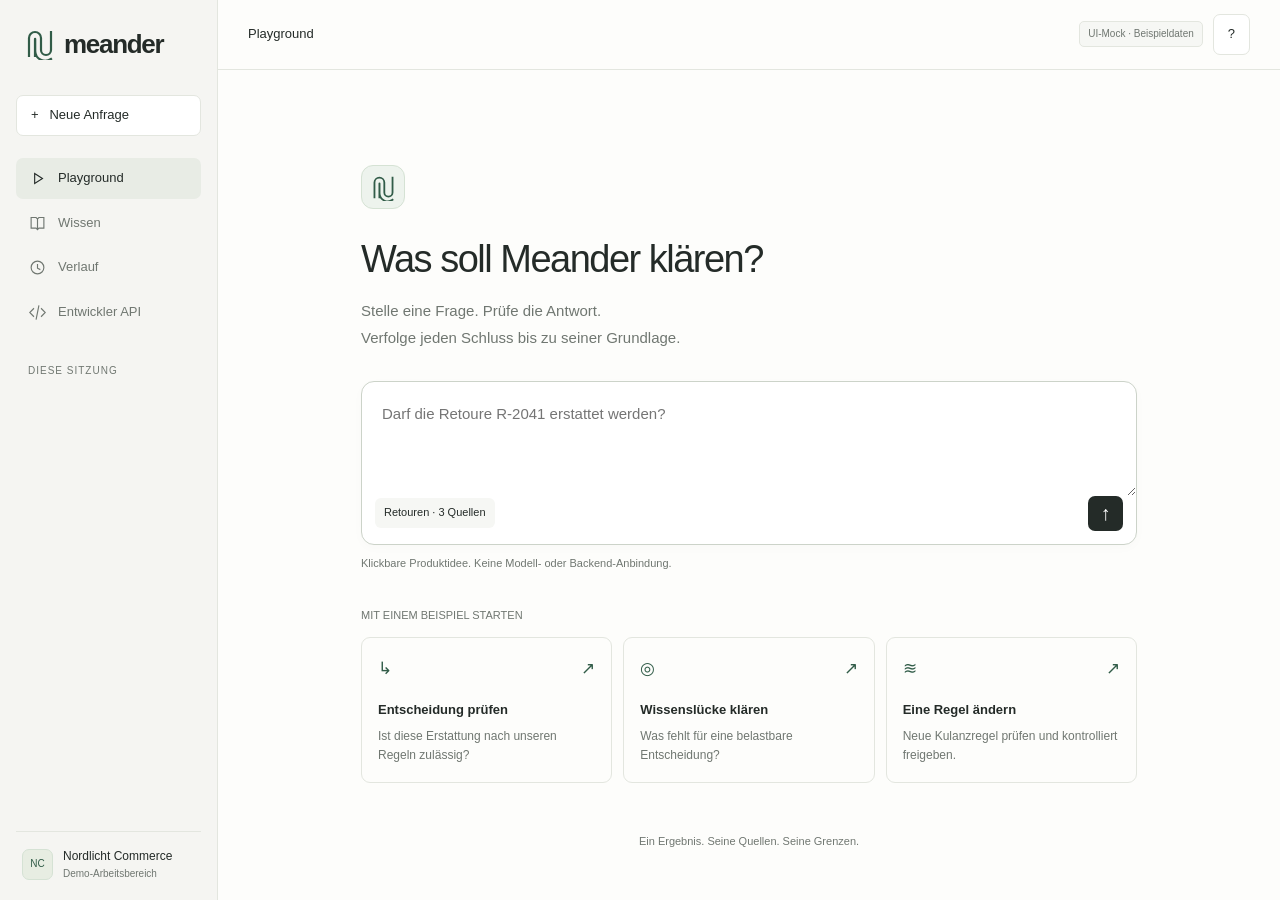
<file: static/previews/meander/index.html>
<!doctype html>
<html lang="de">
<head>
<meta charset="utf-8"><meta name="viewport" content="width=device-width,initial-scale=1"><meta name="robots" content="noindex,nofollow"><meta name="color-scheme" content="light"><title>Meander · Reasoning Playground</title>
<style>
:root{--paper:#fdfdfb;--side:#f5f5f2;--soft:#f6f7f4;--ink:#242b28;--muted:#707771;--line:#e3e6df;--green:#315c48;--tint:#edf3ed;--border:#d5e2d4}*{box-sizing:border-box}body{margin:0;background:var(--paper);color:var(--ink);font:14px/1.6 -apple-system,BlinkMacSystemFont,"Segoe UI",sans-serif;-webkit-font-smoothing:antialiased}button,input,textarea,select{font:inherit;color:inherit}button{cursor:pointer;border:0;background:none}button:disabled{opacity:.4;cursor:not-allowed}button:focus-visible,a:focus-visible,input:focus-visible,textarea:focus-visible{outline:2px solid var(--green);outline-offset:3px}h1,h2,h3,p{margin:0}h1{font-size:38px;line-height:1.2;font-weight:500;letter-spacing:-1.5px}h2{font-size:27px;line-height:1.3;font-weight:500;letter-spacing:-.7px}h3{font-size:15px;font-weight:600}a{color:inherit}svg{display:block}.mark{width:28px;height:32px;fill:none;stroke:var(--green);stroke-width:2.2;stroke-linecap:square}.muted{color:var(--muted)}.small{font-size:12px}.eyebrow{font-size:11px;letter-spacing:1px;text-transform:uppercase;color:var(--muted);margin-bottom:12px}.row{display:flex;align-items:center;gap:10px}.spread{display:flex;align-items:center;justify-content:space-between;gap:12px}.btn{display:inline-flex;align-items:center;justify-content:center;padding:9px 14px;border:1px solid var(--line);border-radius:7px;background:white;font-size:13px;gap:8px;text-decoration:none}.btn:hover{background:var(--soft);border-color:#b8c5b6}.primary{background:var(--ink);color:white;border-color:var(--ink)}.primary:hover{background:#405046}.badge{display:inline-flex;align-items:center;padding:4px 8px;border:1px solid var(--line);border-radius:5px;font-size:11px;background:var(--soft);color:var(--muted)}.green{color:var(--green);background:var(--tint);border-color:var(--border)}.sidebar{position:fixed;inset:0 auto 0 0;width:218px;padding:28px 16px 18px;background:var(--side);border-right:1px solid var(--line);display:flex;flex-direction:column;z-index:20}.brand{display:flex;align-items:center;gap:10px;padding:0 10px;margin-bottom:35px}.wordmark{font-size:26px;line-height:1;font-weight:600;letter-spacing:-1.3px}.new{width:100%;justify-content:flex-start;margin-bottom:22px}.navigation{display:grid;gap:4px}.nav{width:100%;display:flex;align-items:center;gap:12px;text-align:left;padding:10px 13px;color:var(--muted);border-radius:7px;font-size:13px;text-decoration:none}.nav:hover,.nav.active{background:#e8ece5;color:var(--ink)}.nav svg{width:17px;height:17px;stroke:currentColor;fill:none;stroke-width:1.6}.side-label{font-size:10px;letter-spacing:1px;color:var(--muted);margin:30px 12px 9px}.recent{display:block;max-width:100%;overflow:hidden;text-overflow:ellipsis;white-space:nowrap;text-align:left;font-size:12px;padding:8px 12px;color:var(--muted)}.workspace{margin-top:auto;border-top:1px solid var(--line);padding:15px 6px 0;display:flex;align-items:center;gap:10px}.avatar{display:grid;place-items:center;width:31px;height:31px;background:#e7ede2;border:1px solid var(--border);border-radius:7px;color:var(--green);font-size:10px}.shell{margin-left:218px}.topbar{height:70px;padding:0 30px;border-bottom:1px solid var(--line);display:flex;align-items:center;justify-content:space-between;gap:10px;background:var(--paper);position:sticky;top:0;z-index:10}.crumb{font-size:13px}.topbar .badge{font-size:10px}.home{max-width:856px;margin:auto;padding:95px 40px 40px}.hero-mark{width:44px;height:44px;display:grid;place-items:center;background:var(--tint);border:1px solid var(--border);border-radius:12px;margin-bottom:28px}.hero-mark .mark{width:23px;height:27px}.intro{font-size:15px;color:var(--muted);margin-top:14px;line-height:1.8}.composer{margin-top:30px;background:white;border:1px solid #ccd3c9;border-radius:13px;overflow:hidden;box-shadow:0 3px 12px #26372605}.composer:focus-within{border-color:#91a78f}.composer textarea{width:100%;min-height:114px;display:block;border:0;outline:0;resize:vertical;padding:19px 20px;font-size:15px;background:transparent;line-height:1.7}.composer-bottom{padding:0 13px 13px;display:flex;align-items:center;justify-content:space-between;gap:9px}.chip{font-size:11px;padding:6px 9px;background:var(--soft);border-radius:6px;max-width:85%;text-align:left}.send{width:35px;height:35px;border-radius:7px;background:var(--ink);color:white;font-size:20px;flex-shrink:0}.hint{font-size:11px;color:var(--muted);margin-top:10px}.examples-label{font-size:11px;color:var(--muted);margin:35px 0 12px}.examples{display:grid;grid-template-columns:repeat(3,1fr);gap:11px}.example{border:1px solid var(--line);border-radius:9px;padding:17px 16px;text-align:left;min-height:143px;text-decoration:none;display:block}.example:hover{background:white;border-color:#b7c5b3}.example .symbol{color:var(--green);display:flex;justify-content:space-between;margin-bottom:18px;font-size:17px}.example h3{font-size:13px;margin-bottom:6px}.example p{font-size:12px;color:var(--muted)}.foot{font-size:11px;color:var(--muted);text-align:center;margin-top:50px}.page{max-width:1080px;margin:auto;padding:40px}.page-header{margin-bottom:28px}.page-header p{margin-top:10px;color:var(--muted);font-size:13px}.question{font-size:22px;line-height:1.5;letter-spacing:-.4px;margin:10px 0 20px}.context-line{display:flex;gap:7px;flex-wrap:wrap;margin-bottom:28px}.answer{border-top:1px solid var(--line);padding-top:25px}.author{font-size:12px;font-weight:600;margin-bottom:26px}.author .mark{width:19px;height:22px}.status{font-size:12px;color:var(--green);margin-bottom:9px}.answer p.body{font-size:14px;color:#515d54;line-height:1.9;margin-top:16px;max-width:700px}.card{border:1px solid var(--line);border-radius:10px;margin-top:23px;overflow:hidden;background:white}.card-content{padding:22px}.card-foot{border-top:1px solid var(--line);padding:11px 20px;background:var(--soft);font-size:11px;color:var(--muted)}.amount{font-size:28px;letter-spacing:-1px}.actions{display:flex;flex-wrap:wrap;gap:9px;margin-top:22px}.sources{display:flex;flex-wrap:wrap;gap:8px;margin-top:22px}.source{border:1px solid var(--line);border-radius:6px;padding:6px 9px;font-size:11px;text-align:left;background:white}.notice{padding:14px 16px;background:var(--tint);border-left:2px solid var(--green);font-size:12px;line-height:1.8;margin:20px 0}.list{border-top:1px solid var(--line)}.item{display:flex;align-items:center;justify-content:space-between;gap:20px;padding:18px 0;border-bottom:1px solid var(--line);width:100%;text-align:left}.item-title{font-size:14px;font-weight:500}.item-sub{font-size:12px;color:var(--muted);margin-top:4px}.tabs{display:flex;gap:22px;border-bottom:1px solid var(--line);margin:25px 0}.tab{font-size:13px;padding:10px 0;color:var(--muted)}.tab.selected{color:var(--green);border-bottom:2px solid var(--green)}.proof-node{padding:17px 0;border-bottom:1px solid var(--line)}.proof-node .node-status{font-size:11px;color:var(--green)}.proof-node p{font-size:12px;color:var(--muted);margin:7px 0}.link{color:var(--green);text-decoration:underline;text-underline-offset:3px;font-size:12px;padding:0}.code{background:#202822;color:#e6eee5;border-radius:10px;padding:23px;white-space:pre-wrap;overflow-wrap:anywhere;font:12px/1.9 ui-monospace,SFMono-Regular,Consolas,monospace;margin:20px 0}.empty{padding:40px 0;color:var(--muted)}.field{display:block;font-size:12px;margin:20px 0 8px}input[type=text],select{width:100%;border:1px solid #ccd3c9;border-radius:7px;background:white;padding:10px 12px}input[type=checkbox]{accent-color:var(--green)}dialog{width:530px;max-width:calc(100% - 28px);max-height:90vh;padding:0;border:1px solid var(--line);border-radius:13px;background:var(--paper);color:var(--ink);box-shadow:0 20px 70px #18231f33}dialog::backdrop{background:#18231f55}.dialog-head{padding:19px 23px;border-bottom:1px solid var(--line)}.dialog-head h2{font-size:19px}.dialog-body{padding:23px;overflow:auto;max-height:65vh}.dialog-body p{font-size:13px;line-height:1.8;margin-bottom:14px}.dialog-body h3{margin:21px 0 9px}.dialog-body pre{white-space:pre-wrap;overflow-wrap:anywhere;font:12px/1.8 ui-monospace,monospace}.dialog-foot{padding:15px 23px;border-top:1px solid var(--line);display:flex;justify-content:flex-end;gap:9px}.check{display:flex;align-items:flex-start;gap:10px;padding:12px 0;font-size:13px}.check input{margin-top:5px}#toast{position:fixed;bottom:22px;left:50%;transform:translateX(-50%);padding:12px 18px;background:var(--ink);color:white;border-radius:8px;z-index:100;font-size:12px;max-width:90vw}#toast[hidden]{display:none}[hidden]{display:none!important}noscript{display:block;padding:12px;background:var(--tint);text-align:center;font-size:12px}
@media(min-width:1550px){.home{padding-top:130px}}@media(max-width:850px){.sidebar{width:180px;padding-left:10px;padding-right:10px}.shell{margin-left:180px}.home{padding:65px 25px 30px}.page{padding:32px 25px}}@media(max-width:650px){.sidebar{position:static;width:auto;height:auto;padding:16px 17px 0;border-right:0;border-bottom:1px solid var(--line)}.brand{padding:0;margin:0 0 16px}.wordmark{font-size:23px}.new,.side-label,#recent,.workspace{display:none}.navigation{display:flex;gap:3px;overflow:auto}.nav{padding:10px 11px;font-size:12px;border-radius:6px 6px 0 0;white-space:nowrap;width:auto}.nav svg{display:none}.shell{margin-left:0}.topbar{height:52px;padding:0 20px;position:static}.home{padding:34px 22px 28px}.home h1{font-size:30px;letter-spacing:-1.2px}.hero-mark{margin-bottom:21px}.intro{font-size:13px}.composer{margin-top:25px}.composer textarea{font-size:14px;min-height:115px;padding:15px}.examples{grid-template-columns:1fr;gap:9px}.example{position:relative;min-height:91px;padding:16px 14px 16px 52px}.example .symbol{position:absolute;left:17px;top:18px}.example .symbol span:last-child{display:none}.examples-label{margin-top:25px}.foot{margin-top:30px}.page{padding:28px 22px}.question{font-size:20px}h2{font-size:25px}.item{gap:10px}.item .badge{font-size:10px}.actions .btn{font-size:12px}.topbar .badge{font-size:9px}.code{padding:17px;font-size:11px}.dialog-body{padding:20px}.page-header.spread{align-items:flex-start;flex-wrap:wrap}}
</style>
</head>
<body>
<svg width="0" height="0" style="position:absolute" aria-hidden="true"><defs><symbol id="meander-mark" viewBox="0 0 28 32"><path d="M3 28V10a6 6 0 0 1 12 0v12a5 5 0 0 0 10 0V4M9 28V11a.1.1 0 0 1 .2 0v12a10 10 0 0 0 15.8 8"/></symbol></defs></svg>
<aside class="sidebar"><div class="brand"><svg class="mark"><use href="#meander-mark"/></svg><span class="wordmark">meander</span></div><a class="btn new" href="#playground">+ &nbsp; Neue Anfrage</a><nav class="navigation" aria-label="Hauptnavigation"><a class="nav active" href="#playground" data-nav="playground"><svg viewBox="0 0 24 24"><path d="m8 5 11 7-11 7z"/></svg>Playground</a><a class="nav" href="#knowledge" data-nav="knowledge"><svg viewBox="0 0 24 24"><path d="M3 5h7l2 2 2-2h7v15h-7l-2 2-2-2H3zM12 7v15"/></svg>Wissen</a><a class="nav" href="#history" data-nav="history"><svg viewBox="0 0 24 24"><circle cx="12" cy="12" r="9"/><path d="M12 7v6l4 2"/></svg>Verlauf</a><a class="nav" href="#api" data-nav="api"><svg viewBox="0 0 24 24"><path d="m7 6-6 6 6 6m10-12 6 6-6 6m-3-16-4 20"/></svg>Entwickler API</a></nav><div class="side-label">DIESE SITZUNG</div><div id="recent"></div><div class="workspace"><div class="avatar">NC</div><div><div class="small">Nordlicht Commerce</div><div class="muted" style="font-size:10px">Demo-Arbeitsbereich</div></div></div></aside>
<div class="shell"><header class="topbar"><div class="crumb" id="crumb">Playground</div><div class="row"><span class="badge">UI-Mock · Beispieldaten</span><button class="btn" id="help" aria-label="Hinweise zur Demo">?</button></div></header>
<main id="main">
<section class="home"><div class="hero-mark"><svg class="mark"><use href="#meander-mark"/></svg></div><h1>Was soll Meander klären?</h1><p class="intro">Stelle eine Frage. Prüfe die Antwort.<br>Verfolge jeden Schluss bis zu seiner Grundlage.</p><form class="composer" id="prompt-form"><textarea id="prompt" aria-label="Deine Anfrage" placeholder="Darf die Retoure R-2041 erstattet werden?"></textarea><div class="composer-bottom"><button type="button" class="chip" data-action="context">Retouren &nbsp; · &nbsp; 3 Quellen</button><button class="send" aria-label="Anfrage senden">↑</button></div></form><div class="hint">Klickbare Produktidee. Keine Modell- oder Backend-Anbindung.</div><div class="examples-label">MIT EINEM BEISPIEL STARTEN</div><div class="examples"><a class="example" href="#case/R-2041"><div class="symbol"><span>↳</span><span>↗</span></div><h3>Entscheidung prüfen</h3><p>Ist diese Erstattung nach unseren Regeln zulässig?</p></a><a class="example" href="#case/R-2042"><div class="symbol"><span>◎</span><span>↗</span></div><h3>Wissenslücke klären</h3><p>Was fehlt für eine belastbare Entscheidung?</p></a><a class="example" href="#review"><div class="symbol"><span>≋</span><span>↗</span></div><h3>Eine Regel ändern</h3><p>Neue Kulanzregel prüfen und kontrolliert freigeben.</p></a></div><div class="foot">Ein Ergebnis. Seine Quellen. Seine Grenzen.</div></section>
</main></div><noscript>Die Oberfläche ist sichtbar. Für die interaktiven Beispiele bitte JavaScript im Browser aktivieren.</noscript><dialog id="dialog"><header class="dialog-head spread"><h2 id="dialog-title"></h2><button class="btn" data-action="close" aria-label="Schließen">×</button></header><div class="dialog-body" id="dialog-body"></div><footer class="dialog-foot" id="dialog-foot"></footer></dialog><div id="toast" role="status" hidden></div>
<script>
'use strict';
// Product mock only. Fictional sources and explicit demo rules; no remote services.
const $=s=>document.querySelector(s),esc=s=>String(s??'').replace(/[&<>"']/g,c=>({'&':'&amp;','<':'&lt;','>':'&gt;','"':'&quot;',"'":'&#39;'}[c])),copy=o=>JSON.parse(JSON.stringify(o));
const initialHTML=$('#main').innerHTML;
const POLICY=Object.freeze({standardDays:30,approvalThreshold:250});
const orders=Object.freeze({'R-2041':{days:35,amount:189,article:'Studio Headphones',plus:true,unopened:true,customized:false,receipt:true},'R-2042':{days:12,amount:349,article:'Field Speaker',plus:false,unopened:null,customized:false,receipt:true},'R-2043':{days:52,amount:129,article:'Desk Light',plus:true,unopened:true,customized:false,receipt:true}});
const fresh=()=>({version:1,limit:45,policyVersion:3,selected:['policy','orders','customers'],condition:null,approval:null,runs:[],uploads:[],proposal:'pending'});let state=fresh(),current=null,toastTimer;
try{const saved=JSON.parse(localStorage.getItem('meander.preview.web.v1'));if(saved&&saved.version===1&&Array.isArray(saved.runs)&&Array.isArray(saved.selected))state=saved}catch(e){}
function save(){try{localStorage.setItem('meander.preview.web.v1',JSON.stringify(state))}catch(e){notify('Browser-Speicher nicht verfügbar. Änderungen gelten nur in dieser Sitzung.')}}
function notify(t){$('#toast').textContent=t;$('#toast').hidden=false;clearTimeout(toastTimer);toastTimer=setTimeout(()=>$('#toast').hidden=true,4000)}
function money(n){return n.toLocaleString('de-DE',{style:'currency',currency:'EUR'})}
function mark(){return '<svg class="mark"><use href="#meander-mark"/></svg>'}
function modal(title,body,foot='<button class="btn" data-action="close">Schließen</button>'){$('#dialog-title').textContent=title;$('#dialog-body').innerHTML=body;$('#dialog-foot').innerHTML=foot;if(!$('#dialog').open)$('#dialog').showModal()}
function snap(){return copy({limit:state.limit,policyVersion:state.policyVersion,selected:state.selected,condition:state.condition,approval:state.approval})}
function evaluate(id,s,assumption){const d=copy(orders[id]);let nodes=[];const add=(title,text,value,source)=>nodes.push({title,text,value,source});if(!s.selected.includes('policy')||!s.selected.includes('orders'))return{outcome:'unknown',title:'Eine Grundlage fehlt',text:'Wähle die Richtlinie und die Bestelldaten als Kontext aus. Ohne diese Quellen kann der Fall nicht geprüft werden.',nodes:[{title:'Kontext unvollständig',text:'Regelgrundlage oder Falldaten nicht ausgewählt.',value:null,source:null}],d};if(id==='R-2042')d.unopened=s.condition;if(assumption!==undefined)d.unopened=assumption;const plus=s.selected.includes('customers')?d.plus:null;const standard=d.days<=POLICY.standardDays;const loyalty=plus===null?null:plus&&d.days<=s.limit;const time=standard||loyalty===true?true:loyalty===null?null:false;add('Rückgabefrist',d.days+' Tage seit Zustellung. Standard: '+POLICY.standardDays+' Tage. Plus: '+s.limit+' Tage.',time,'policy');if(!standard)add('Plus-Mitgliedschaft',plus===null?'Kundenquelle fehlt.':plus?'Plus-Mitgliedschaft im Demo-Kundendatensatz dokumentiert.':'Keine Plus-Mitgliedschaft dokumentiert.',plus,'customers');add('Warenzustand',d.unopened===null?'Es liegt kein Beleg über den Warenzustand vor.':assumption!==undefined?'Hypothese: Artikel ist '+(d.unopened?'ungeöffnet.':'geöffnet.'):'Artikel ist '+(d.unopened?'ungeöffnet.':'geöffnet.'),d.unopened,assumption!==undefined?null:'orders');add('Ausschluss und Kaufbeleg','Nicht personalisiert; Kaufbeleg liegt vor.',!d.customized&&d.receipt,'orders');const vals=[time,d.unopened,!d.customized,d.receipt];const eligible=vals.includes(false)?false:vals.includes(null)?null:true;let outcome=eligible===null?'unknown':eligible===false?'ineligible':'permitted';const approved=s.approval&&s.approval.policyVersion===s.policyVersion&&s.approval.unopened===d.unopened&&s.approval.amount===d.amount;if(d.amount>=POLICY.approvalThreshold){add('Betragsfreigabe',approved?'Demo-Freigabe der Teamleitung liegt vor.':'Ab '+money(POLICY.approvalThreshold)+' ist die dokumentierte Freigabe der Teamleitung erforderlich.',!!approved,'policy');if(outcome==='permitted'&&!approved)outcome='approval'}const titles={unknown:'Die Entscheidung bleibt offen',ineligible:'Voraussetzungen nicht erfüllt',permitted:'Erstattung zulässig',approval:'Freigabe der Teamleitung erforderlich'};const texts={unknown:'Der Warenzustand oder eine weitere Voraussetzung ist nicht belegt. Die fehlende Information bleibt ausdrücklich offen.',ineligible:'Mindestens eine erforderliche Bedingung ist nach den ausgewählten Demo-Quellen nicht erfüllt.',permitted:'Die erforderlichen Bedingungen sind nach dem ausgewählten Regel- und Datenstand erfüllt. Es wurde keine Erstattung ausgeführt.',approval:'Die fachlichen Voraussetzungen sind erfüllt. Der Betrag erfordert zusätzlich eine ausdrückliche Freigabe; eine Zahlung wurde nicht ausgeführt.'};return{outcome,title:titles[outcome],text:texts[outcome],nodes,d}}
function addRun(id,assumption,base){if(!orders[id])return;const s=base?copy(base):snap();const r={id:'demo-'+String(state.runs.length+1).padStart(3,'0'),caseId:id,at:new Date().toISOString(),snapshot:s,assumption:assumption===undefined?null:assumption,hypothetical:assumption!==undefined,result:evaluate(id,s,assumption)};state.runs.push(r);save();location.hash='run/'+r.id;return r}
function nav(page,title){document.querySelectorAll('[data-nav]').forEach(a=>a.classList.toggle('active',a.dataset.nav===page));$('#crumb').textContent=title;$('#recent').innerHTML=state.runs.slice(-5).reverse().map(r=>'<a class="recent" href="#run/'+r.id+'">'+esc(r.caseId)+' · '+esc(r.result.title)+'</a>').join('')}
function sources(s){return '<div class="sources">'+[['policy','Retourenrichtlinie · v'+s.policyVersion],['orders','Retouren & Bestellungen'],['customers','Kunden & Mitgliedschaften']].filter(x=>s.selected.includes(x[0])).map(x=>'<button class="source" data-action="source" data-id="'+x[0]+'">'+x[1]+' ↗</button>').join('')+'</div>'}
function renderRun(r){current=r;nav('playground','Playground / '+r.caseId);const x=r.result;$('#main').innerHTML='<section class="page"><div class="eyebrow">Deine Anfrage</div><div class="question">'+(r.hypothetical?'Was wäre, wenn der Artikel '+(r.assumption?'ungeöffnet':'geöffnet')+' wäre?':'Darf die Retoure '+esc(r.caseId)+' erstattet werden? Prüfe unsere Richtlinien.')+'</div><div class="context-line"><span class="badge">'+r.id+'</span><span class="badge">Regelstand v'+r.snapshot.policyVersion+'</span><span class="badge">'+(r.hypothetical?'Hypothetisches Szenario':'Demo-Durchlauf')+'</span></div>'+(r.snapshot.policyVersion!==state.policyVersion?'<div class="notice">Historischer Regelstand v'+r.snapshot.policyVersion+'. Aktuell gilt v'+state.policyVersion+'. Dieses gespeicherte Ergebnis bleibt unverändert. <button class="link" data-action="rerun">Neu prüfen</button></div>':'')+'<article class="answer"><div class="row author">'+mark()+' Meander <span class="muted small">· Lokale Demo-Auswertung</span></div><div class="status">'+({permitted:'Voraussetzungen erfüllt',unknown:'Wissenslücke ausgewiesen',approval:'Zusätzliche Freigabe offen',ineligible:'Bedingung nicht erfüllt'}[x.outcome])+'</div><h2>'+esc(x.title)+'</h2><p class="body">'+esc(x.text)+'</p><div class="card"><div class="card-content spread"><div><div class="eyebrow">'+esc(r.caseId)+'</div><h3>'+esc(x.d.article)+'</h3><div class="small muted">'+x.d.days+' Tage seit Zustellung</div></div><div class="amount">'+money(x.d.amount)+'</div></div><div class="card-foot">'+(r.hypothetical?'Annahmen ändern keine Geschäftsdaten.':'Fiktiver Fall · keine Zahlung oder externe Aktion')+'</div></div>'+(x.outcome==='unknown'?'<div class="notice">Nächster Schritt: '+(r.snapshot.selected.includes('policy')&&r.snapshot.selected.includes('orders')?'Beleg über den Warenzustand ergänzen.':'Erforderliche Quellen zum Kontext hinzufügen.')+'</div>':'')+'<div class="actions"><button class="btn primary" data-action="proof">Herleitung prüfen</button>'+(x.outcome==='unknown'?(r.snapshot.selected.includes('policy')&&r.snapshot.selected.includes('orders')?'<button class="btn" data-action="gap">Beleg ergänzen</button>':'<button class="btn" data-action="context">Kontext wählen</button>'):'')+(x.outcome==='approval'?'<button class="btn" data-action="approval">Freigabe prüfen</button>':'')+'<button class="btn" data-action="scenario">Was wäre, wenn?</button><button class="btn" data-action="export">Ergebnis exportieren</button></div>'+sources(r.snapshot)+'<div class="foot">Gespeicherte Grundlagen dieses Durchlaufs · '+new Date(r.at).toLocaleString('de-DE')+'</div></article></section>'}
function source(id){const s=current?current.snapshot:snap();let title,body;if(id==='policy'){title='Retourenrichtlinie · v'+s.policyVersion;body='<div class="badge green">Fiktive freigegebene Geschäftsregel</div><h3>§ 1 · Standardrückgabe</h3><p>Ungeöffnete, nicht personalisierte Artikel können innerhalb von '+POLICY.standardDays+' Tagen nach Zustellung erstattet werden.</p><h3>§ 2 · Plus-Mitgliedschaft</h3><p>Für Plus-Mitglieder beträgt die Rückgabefrist '+s.limit+' Tage. Der Artikel muss ungeöffnet sein und ein Kaufbeleg vorliegen.</p><h3>§ 3 · Ausschluss</h3><p>Personalisierte Artikel sind von Standard- und Plus-Rückgaben ausgeschlossen.</p><h3>§ 4 · Betragsfreigabe</h3><p>Ab '+money(POLICY.approvalThreshold)+' ist eine dokumentierte Freigabe der Teamleitung erforderlich.</p>'}else if(id==='orders'){title='Retouren & Bestellungen';body='<p>Fiktive Beispieldaten. Stichtag: 21.09.2026.</p><pre>'+esc(JSON.stringify(current?{case:current.caseId,data:current.result.d}:orders,null,2))+'</pre>'}else if(id==='customers'){title='Kunden & Mitgliedschaften';body='<p>Fiktive Kundendaten.</p><div class="item"><span>R-2041 / R-2043 · C-100</span><span class="badge green">Plus-Mitglied</span></div><div class="item"><span>R-2042 · C-200</span><span class="badge">Standard</span></div>'}else{const u=state.uploads.find(v=>v.id===id);if(!u)return;title=u.name;body='<div class="notice">Lokal eingelesen. Nicht formalisiert, keine Grundlage für Demo-Entscheidungen.</div><pre>'+esc(u.text)+'</pre>'}modal(title,body)}
function knowledge(){current=null;nav('knowledge','Wissen');$('#main').innerHTML='<section class="page"><div class="page-header spread"><div><h1>Wissen</h1><p>Quellen, Regeln und ihre Freigaben.</p></div><button class="btn" data-action="upload">+ Quelle hinzufügen</button></div><div class="notice">Die Demo arbeitet mit fiktiven, expliziten Regeln. Eigene Dateien werden lokal gelesen; eine automatische Formalisierung ist hier nicht implementiert.</div><div class="tabs"><button class="tab selected" data-action="knowledge">Quellen</button><a class="tab" href="#review">Regelvorschlag</a></div><div class="list">'+[['policy','Retourenrichtlinie','Geschäftsregel · v'+state.policyVersion,'Freigegeben'],['orders','Retouren & Bestellungen','3 Retouren · Demo-Datensatz','Beispieldaten'],['customers','Kunden & Mitgliedschaften','2 Kunden · Demo-Datensatz','Beispieldaten']].map(a=>'<button class="item" data-action="source" data-id="'+a[0]+'"><div><div class="item-title">'+a[1]+'</div><div class="item-sub">'+a[2]+'</div></div><span class="badge">'+a[3]+' ↗</span></button>').join('')+state.uploads.map(u=>'<button class="item" data-action="source" data-id="'+esc(u.id)+'"><div><div class="item-title">'+esc(u.name)+'</div><div class="item-sub">Lokaler Dateiimport</div></div><span class="badge">Ungeprüft ↗</span></button>').join('')+'</div><div class="actions"><button class="btn" data-action="context">Aktiven Kontext wählen</button></div></section>'}
function review(){current=null;nav('knowledge','Wissen / Regelfreigabe');$('#main').innerHTML='<section class="page"><div class="eyebrow">Regelvorschlag · Fiktive Änderungsnotiz</div><h1>Mehr Zeit für Plus-Mitglieder.</h1><p class="intro">Die Kulanzfrist soll von 45 auf 60 Tage steigen.<br>Prüfe die Übersetzung und ihre Auswirkungen vor der Freigabe.</p><div class="card"><div class="card-content"><div class="spread"><span class="small muted">Plus-Rückgabefrist</span><span class="badge">'+({pending:'Prüfung offen',approved:'Lokal freigegeben',rejected:'Verworfen'}[state.proposal])+'</span></div><div class="spread" style="margin-top:20px"><div><div class="eyebrow">Bisher</div><div class="amount">45 Tage</div></div><span class="muted">→</span><div><div class="eyebrow">Vorschlag</div><div class="amount">60 Tage</div></div></div></div><div class="card-foot">Ungeöffnet, Kaufbeleg, Ausschlüsse und Betragsfreigabe bleiben unverändert.</div></div><div class="notice">Auswirkung auf R-2043: '+orders['R-2043'].days+' Tage seit Zustellung, Plus-Mitglied, ungeöffnet. Die bisherige 45-Tage-Frist ist überschritten. Unter der vorgeschlagenen 60-Tage-Regel wäre die Retoure zulässig.</div><div class="actions">'+(state.proposal==='pending'?'<button class="btn primary" data-action="review-confirm">Vorschlag freigeben</button><button class="btn" data-action="reject">Verwerfen</button>':'')+'<a class="btn" href="#case/R-2043">R-2043 mit aktuellem Stand prüfen</a></div><div class="foot">Freigabe gilt nur in diesem Browser. Historische Ergebnisse behalten ihren Regelstand.</div></section>'}
function history(){current=null;nav('history','Verlauf');$('#main').innerHTML='<section class="page"><div class="page-header spread"><div><h1>Verlauf</h1><p>Gespeicherte Ergebnisse mit den jeweiligen Grundlagen.</p></div><button class="btn" data-action="reset">Demo zurücksetzen</button></div><div class="list">'+(state.runs.length?state.runs.slice().reverse().map(r=>'<a class="item" href="#run/'+r.id+'" style="text-decoration:none"><div><div class="item-title">'+esc(r.caseId)+' · '+esc(r.result.title)+'</div><div class="item-sub">'+r.id+' · '+new Date(r.at).toLocaleString('de-DE')+' · v'+r.snapshot.policyVersion+(r.hypothetical?' · Hypothese':'')+'</div></div><span class="badge">Öffnen ↗</span></a>').join(''):'<div class="empty">Noch keine Durchläufe. Starte im Playground mit einem Beispiel.</div>')+'</div></section>'}
function api(){current=null;nav('api','Entwickler API');$('#main').innerHTML='<section class="page"><div class="page-header"><h1>Reasoning als Schnittstelle.</h1><p>Die Produktidee: Anfrage und freigegebener Kontext hinein, Ergebnis und Belege heraus.</p></div><div class="notice">Schnittstellenentwurf für die diskutierte Produktidee. Kein existierender Endpunkt, kein aktueller Meander-SDK-Vertrag und kein ausführbarer Live-Aufruf.</div><div class="code" id="api-code"></div><div class="actions"><button class="btn" data-action="copy-api">Entwurf kopieren</button><a class="btn" href="#playground">Im Playground ausprobieren</a></div><div class="card"><div class="card-content"><h3>Klare Ergebniszustände</h3><p class="small muted" style="margin-top:10px">Zulässig, Voraussetzungen nicht erfüllt, Wissen fehlt oder Freigabe erforderlich. Ein technischer Erfolg allein erteilt keine geschäftliche Freigabe.</p></div></div></section>';$('#api-code').textContent=JSON.stringify({interface:'concept-only',request:{question:'Darf R-2041 erstattet werden?',context:'retouren@v3'},response:{conclusion:'permitted',case_id:'R-2041',evidence:['policy@v3:plus','orders:R-2041','customers:C-100'],gaps:[],action_executed:false,mock:true}},null,2)}
function route(){const [page,id]=(location.hash.slice(1)||'playground').split('/');if($('#dialog').open)$('#dialog').close();if(page==='case'){addRun(id);return}if(page==='run'){const r=state.runs.find(x=>x.id===id);if(r){renderRun(r);window.scrollTo(0,0);return}}if(page==='knowledge')knowledge();else if(page==='history')history();else if(page==='review')review();else if(page==='api')api();else{current=null;nav('playground','Playground');$('#main').innerHTML=initialHTML;const chip=$('#main [data-action="context"]');if(chip)chip.textContent='Retouren · '+state.selected.length+' Quellen'}window.scrollTo(0,0)}
const actions={close:()=>$('#dialog').close(),knowledge:()=>{location.hash='knowledge'},context:()=>modal('Kontext wählen','<p>Nur die ausgewählten Quellen bilden die Grundlage einer neuen Demo-Auswertung.</p>'+[['policy','Retourenrichtlinie'],['orders','Retouren & Bestellungen'],['customers','Kunden & Mitgliedschaften']].map(x=>'<label class="check"><input type="checkbox" name="context" value="'+x[0]+'" '+(state.selected.includes(x[0])?'checked':'')+'>'+x[1]+'</label>').join(''),'<button class="btn primary" data-action="save-context">Kontext übernehmen</button>'),'save-context':()=>{state.selected=[...document.querySelectorAll('[name=context]:checked')].map(e=>e.value);save();$('#dialog').close();if(current)addRun(current.caseId);else route()},source:b=>source(b.dataset.id),proof:()=>{if(!current)return;modal('Herleitung · '+current.caseId,'<p>Explizite lokale Demo-Prüfschritte, festgehalten mit diesem Durchlauf. Keine vom Sprachmodell verfasste Begründung.</p>'+current.result.nodes.map(n=>'<div class="proof-node"><div class="spread"><h3>'+esc(n.title)+'</h3><span class="node-status">'+(n.value===null?'Offen':n.value?'Erfüllt':'Nicht erfüllt')+'</span></div><p>'+esc(n.text)+'</p>'+(n.source?'<button class="link" data-action="source" data-id="'+n.source+'">Quellengrundlage öffnen</button>':'<span class="small muted">'+(current.hypothetical?'Annahme, kein Quellenbeleg':'Kein Beleg vorhanden')+'</span>')+'</div>').join(''))},gap:()=>modal('Warenzustand dokumentieren','<p>Lokalen Demo-Lagerbeleg ergänzen. Eine echte Quelle wird nicht abgerufen.</p><label class="field" for="condition">Dokumentierter Warenzustand</label><select id="condition"><option value="true">Ungeöffnet</option><option value="false">Geöffnet</option></select>','<button class="btn primary" data-action="save-gap">Demo-Beleg speichern und neu prüfen</button>'),'save-gap':()=>{if(!current)return;state.condition=$('#condition').value==='true';save();$('#dialog').close();addRun(current.caseId)},approval:()=>modal('Betragsfreigabe prüfen','<p>Die Retoure beträgt '+money(current.result.d.amount)+'. Diese Freigabe wird nur lokal im Mock protokolliert.</p><label class="check"><input type="checkbox" id="approve-check">Ich bestätige die Demo-Freigabe als fiktive Teamleitung.</label>','<button class="btn primary" data-action="save-approval">Freigabe protokollieren</button>'),'save-approval':()=>{if(!$('#approve-check').checked){notify('Bestätigung fehlt.');return}state.approval={policyVersion:state.policyVersion,unopened:state.condition,amount:current.result.d.amount,at:new Date().toISOString(),mock:true};save();$('#dialog').close();addRun(current.caseId)},scenario:()=>modal('Eine Annahme verändern','<p>Die alternative Prüfung verwendet den gespeicherten Kontext dieses Durchlaufs. Sie verändert keine Geschäftsdaten.</p><label class="field" for="scenario-condition">Angenommener Warenzustand</label><select id="scenario-condition"><option value="false">Geöffnet</option><option value="true">Ungeöffnet</option></select>','<button class="btn primary" data-action="run-scenario">Szenario prüfen</button>'),'run-scenario':()=>{const value=$('#scenario-condition').value==='true',r=current;$('#dialog').close();addRun(r.caseId,value,r.snapshot)},rerun:()=>addRun(current.caseId),'review-confirm':()=>modal('Regelstand v4 freigeben','<p>Die Plus-Rückgabefrist steigt auf 60 Tage. Neue Durchläufe verwenden den neuen Stand; alte Ergebnisse bleiben erhalten.</p><label class="check"><input type="checkbox" id="policy-check">Ich habe den Demo-Regelvorschlag geprüft.</label>','<button class="btn primary" data-action="save-policy">Regelstand lokal freigeben</button>'),'save-policy':()=>{if(!$('#policy-check').checked){notify('Bestätigung fehlt.');return}state.limit=60;state.policyVersion=4;state.proposal='approved';save();$('#dialog').close();review()},reject:()=>modal('Vorschlag verwerfen?','<p>Die bisherige 45-Tage-Regel bleibt wirksam.</p>','<button class="btn" data-action="close">Zurück</button><button class="btn primary" data-action="reject-confirm">Verwerfen</button>'),'reject-confirm':()=>{state.proposal='rejected';save();$('#dialog').close();review()},upload:()=>modal('Quelle hinzufügen','<p>Eine Textdatei wird nur in diesem Browser gelesen. Sie wird nicht hochgeladen, automatisch formalisiert oder als Regel freigegeben.</p><input type="file" id="upload-file" accept=".txt,.md,.csv,.json" aria-label="Textdatei wählen"><p class="small muted">Maximal 100 KB. Keine vertraulichen Daten für diesen öffentlichen Mock verwenden.</p>'),export:()=>{const r=current;if(!r)return;const url=URL.createObjectURL(new Blob([JSON.stringify({mock:true,...r},null,2)],{type:'application/json'}));const a=document.createElement('a');a.href=url;a.download=r.id+'.json';a.click();setTimeout(()=>URL.revokeObjectURL(url),3000)},'copy-api':async()=>{try{await navigator.clipboard.writeText($('#api-code').textContent);notify('Schnittstellenentwurf kopiert.')}catch(e){notify('Kopieren nicht verfügbar. Der Entwurf kann manuell markiert werden.')}},reset:()=>modal('Lokale Demo zurücksetzen?','<p>Die gespeicherten Durchläufe, lokalen Dateien und Demo-Freigaben in diesem Browser werden gelöscht.</p>','<button class="btn" data-action="close">Abbrechen</button><button class="btn primary" data-action="reset-confirm">Zurücksetzen</button>'),'reset-confirm':()=>{state=fresh();save();$('#dialog').close();location.hash='playground'}};
document.addEventListener('click',e=>{const b=e.target.closest('[data-action]');if(b&&!b.disabled&&actions[b.dataset.action])actions[b.dataset.action](b)});
document.addEventListener('submit',e=>{if(e.target.id!=='prompt-form')return;e.preventDefault();const q=$('#prompt').value.trim(),m=q.match(/\bR-204[123]\b/i);if(m)addRun(m[0].toUpperCase());else modal('Ein Demo-Beispiel wählen','<p>Freie Anfragen benötigen die Modell- und Backend-Anbindung. Dieser Mock unterstützt die drei ausgewiesenen Beispielszenarien; es wird keine Antwort auf beliebigen Text vorgetäuscht.</p><div class="actions"><a class="btn" href="#case/R-2041">R-2041 prüfen</a><a class="btn" href="#case/R-2042">Wissenslücke klären</a><a class="btn" href="#review">Regel ändern</a></div>')});
document.addEventListener('change',async e=>{if(e.target.id!=='upload-file')return;const f=e.target.files[0];if(!f)return;if(f.size>100000){notify('Datei ist größer als 100 KB.');return}try{state.uploads.push({id:'upload-'+Date.now(),name:f.name,text:await f.text()});save();$('#dialog').close();location.hash='knowledge';knowledge()}catch(err){notify('Die Datei konnte nicht gelesen werden.')}});
document.addEventListener('keydown',e=>{if((e.metaKey||e.ctrlKey)&&e.key==='Enter'&&e.target.id==='prompt')$('#prompt-form').requestSubmit()});$('#help').onclick=()=>modal('Über diesen Mock','<p>Interaktive Produktidee für Meander als Reasoning-Service. Alle Geschäftsdaten, Regeln und Freigaben sind fiktiv.</p><p>Die Beispielszenarien werden mit expliziten lokalen Regeln berechnet. Es gibt keine Modell-, Meander- oder Zahlungsanbindung. Lokale Änderungen bleiben im Browser.</p><p>Die API-Ansicht ist ein Schnittstellenentwurf, kein aktueller SDK-Vertrag.</p>');window.addEventListener('hashchange',route);route();
</script>
</body></html>
</file>
